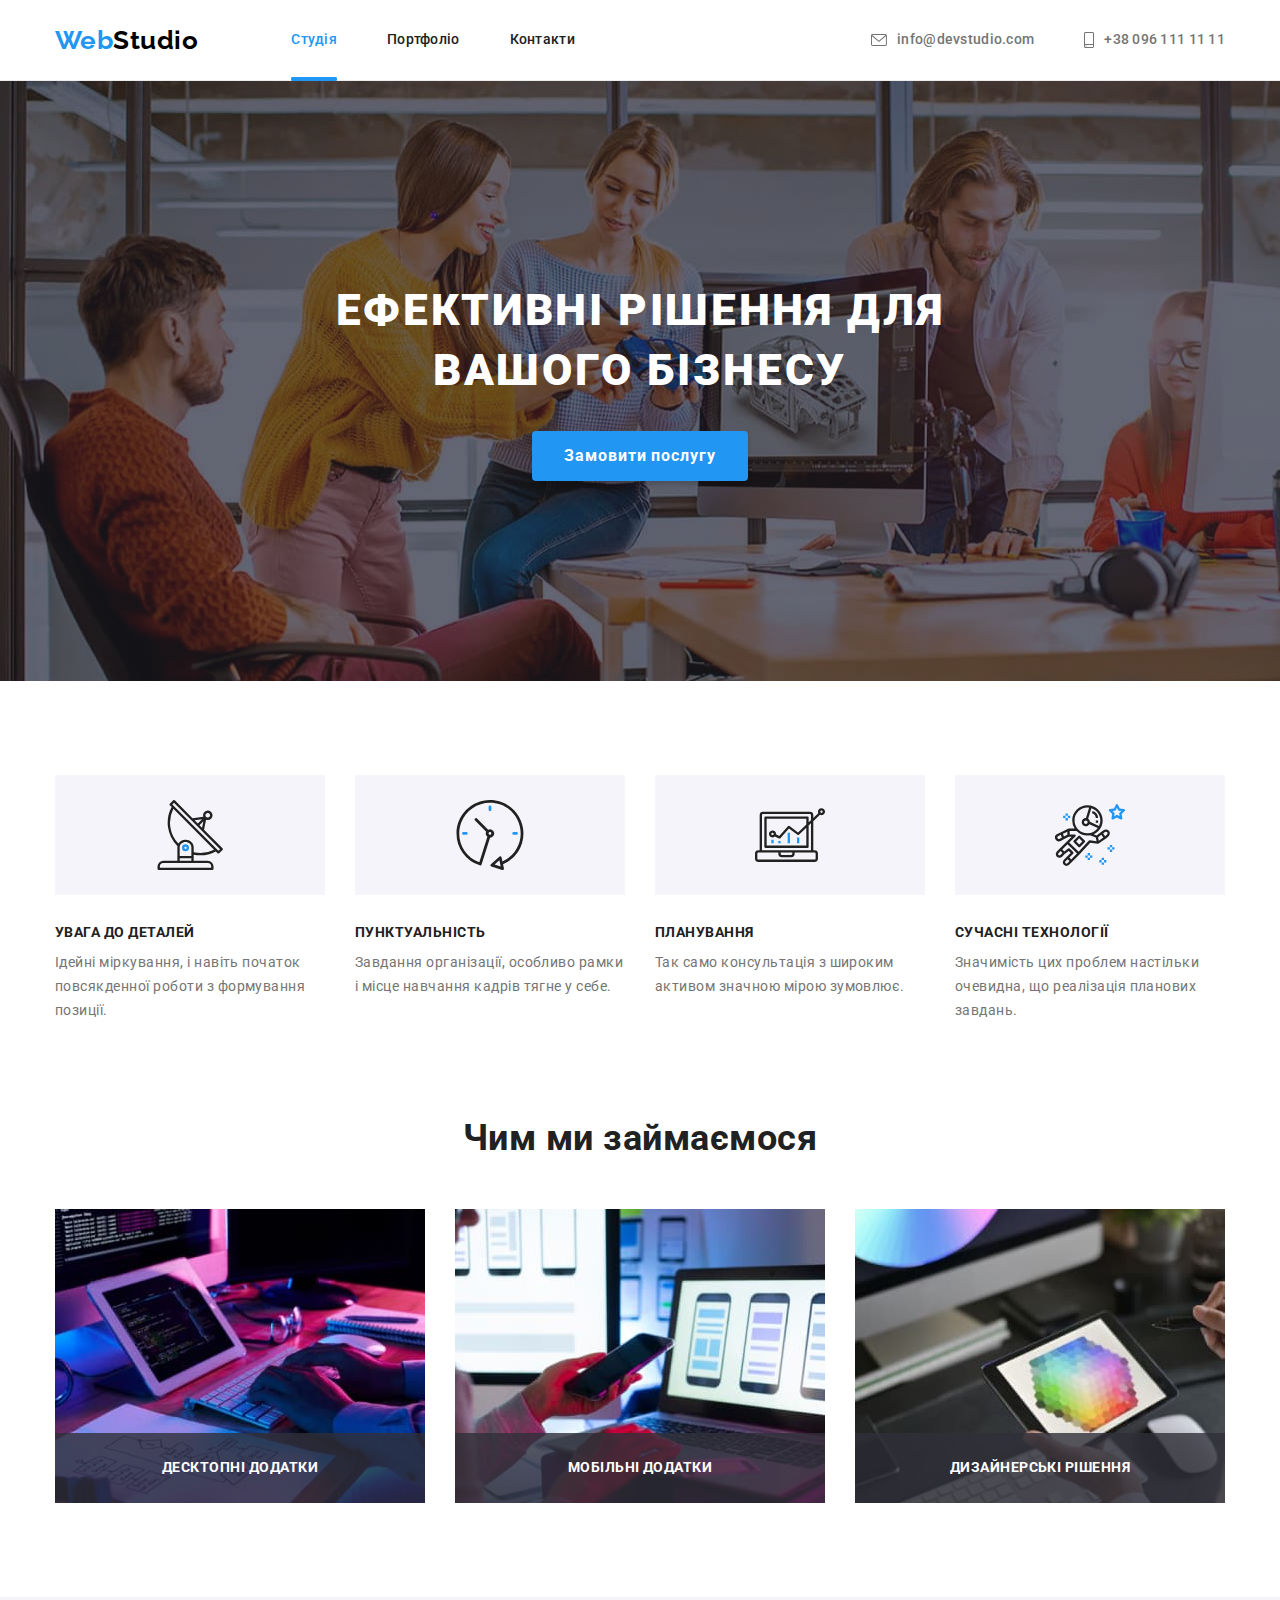
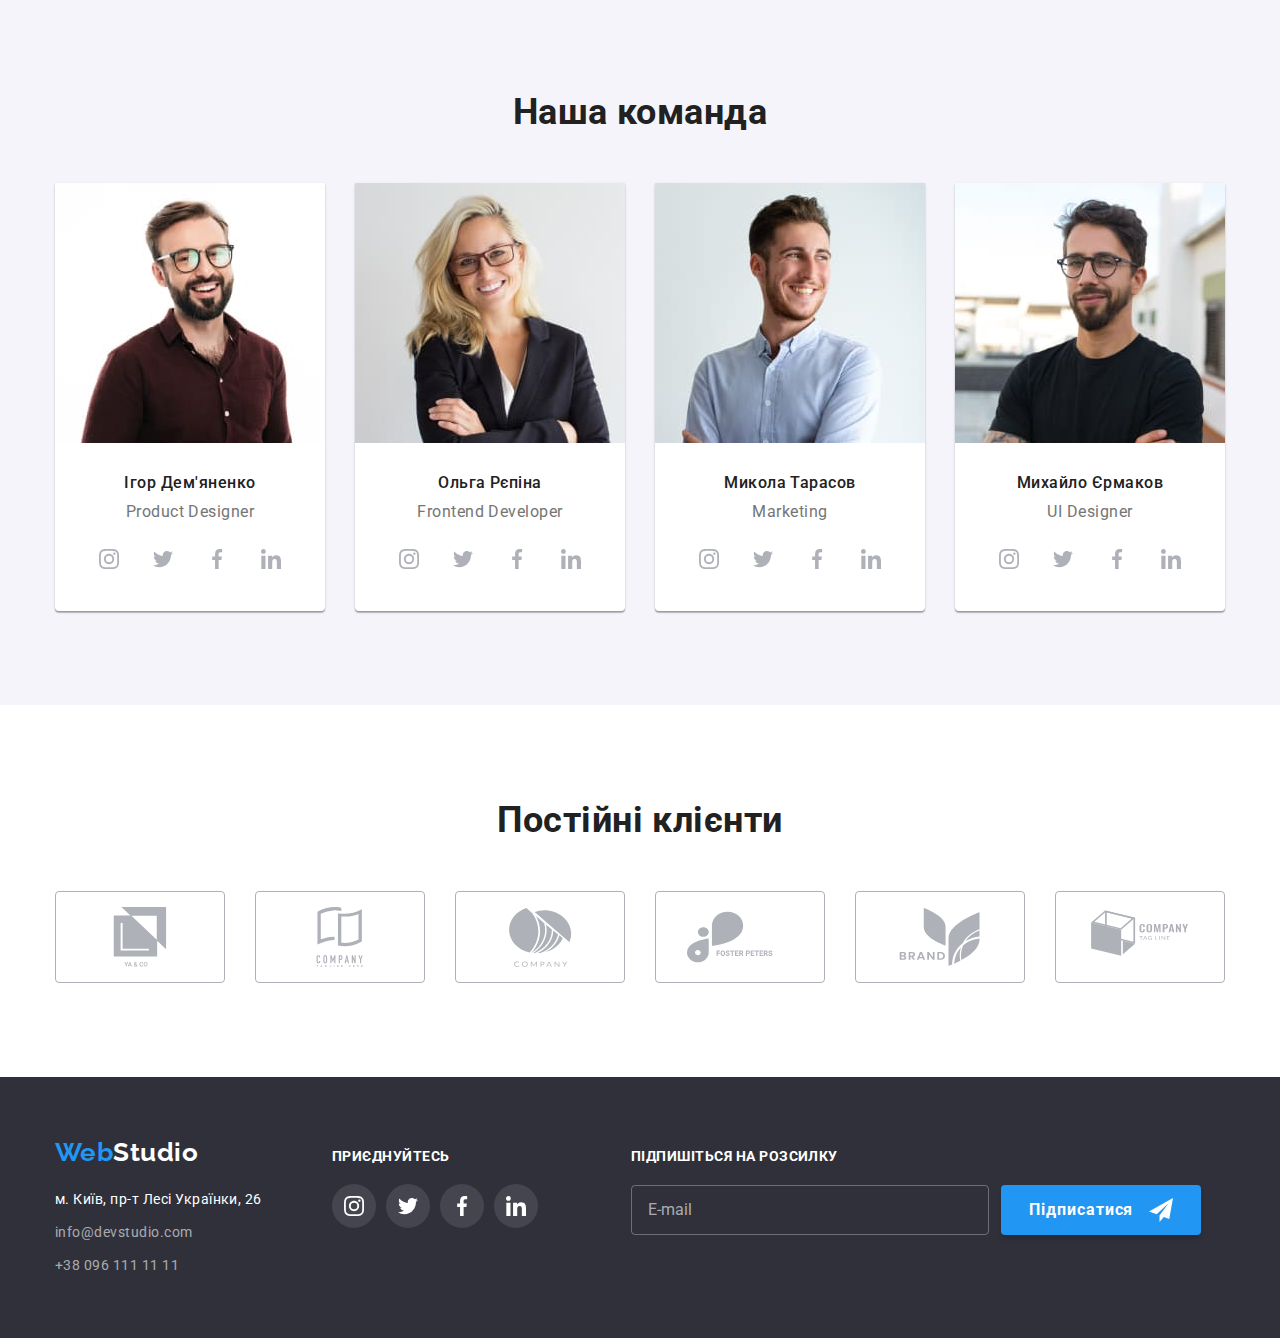
<file: index.html>
<!DOCTYPE html>
<html lang="uk">
<head>
    <meta charset="UTF-8">
    <meta http-equiv="X-UA-Compatible" content="IE=edge">
    <meta name="viewport" content="width=device-width, initial-scale=1.0">
    <title>Web Studio</title>
    <link rel="preconnect" href="https://fonts.googleapis.com">
    <link rel="preconnect" href="https://fonts.gstatic.com" crossorigin>
    <link href="https://fonts.googleapis.com/css2?family=Raleway:wght@700&family=Roboto:wght@400;500;700;900&display=swap"
        rel="stylesheet">
    <link rel="stylesheet" href="https://cdn.jsdelivr.net/npm/modern-normalize@1.1.0/modern-normalize.min.css">
    <link rel="stylesheet" href="./styles.css/styles.css">
</head>
<body>
            <header class="header">
                <div class="container-header container">
                    <nav class="header-nav">
                        <a href="./index.html" class="logo link">Web<span class="accent-logo">Studio</span></a>
                        <ul class="list list-nav">
                            <li class="header-list item current"><a href="./index.html" class="header-link link current">Студія</a></li>
                            <li class="header-list item"><a href="./portfolio.html" class="header-link link">Портфоліо</a></li>
                            <li class="header-list item"><a href="#contacts" class="header-link link">Контакти</a></li>
                        </ul>
                    </nav>
                    <ul class="list list-cont">
                        <li class="header-list item">
                            <a href="mailto:info@devstudio.com"
                                class="header-link tel-mail link">
                                <svg  width="16px" height="12px" class="header-icon">
                                    <use href="./images/sprite.svg#icon-envelope-header"></use>
                                </svg>
                                info@devstudio.com</a>
                            </li>
                        <li class="header-list item">
                            <a href="tel:+380961111111" class="header-link tel-mail link">
                                <svg  width="10px" height="16px" class="header-icon">
                                    <use href="./images/sprite.svg#icon-smartphone-header"></use>
                                </svg>
                                +38 096 111 11 11</a>
                        </li>
                    </ul>
                </div>
            </header>
            <main class="main">
                <section class="hero-section">
                    <div class="hero container">
                        <h1 class="hero-title">Ефективні рішення для вашого бізнесу</h1>
                            <button type="button" class="hero-btn" data-modal-open>Замовити послугу</button>
                    </div>
                </section>
                <section class="sections">
                    <div class="container-our-adv container">
                        <h2 class="visually-hidden">Наші переваги</h2>
                        <ul class="list list-our-adv">
                            <li class="item">
                                <div class="our-adv-cont-icon">
                                    <svg width="70px" height="70px" class="our-adv-icon">
                                        <use href="./images/sprite.svg#icon-group-our-adv-1"></use>
                                    </svg>
                                </div>
                                <h3 class="benefits-subtitle">УВАГА ДО ДЕТАЛЕЙ</h3>
                                <p class="benefits-text">Ідейні міркування, і навіть початок повсякденної роботи з формування
                                    позиції.</p>
                            </li>
                            <li class="item">
                                <div class="our-adv-cont-icon">
                                    <svg width="70px" height="70px" class="our-adv-icon">
                                        <use href="./images/sprite.svg#icon-clock-our-adv-2"></use>
                                    </svg>
                                </div>
                                <h3 class="benefits-subtitle">ПУНКТУАЛЬНІСТЬ</h3>
                                <p class="benefits-text">Завдання організації, особливо рамки і місце навчання кадрів тягне у себе.
                                </p>
                            </li>
                            <li class="item">
                                <div class="our-adv-cont-icon">
                                    <svg width="70px" height="70px" class="our-adv-icon">
                                        <use href="./images/sprite.svg#icon-diagram-our-adv-3"></use>
                                    </svg>
                                </div>
                                <h3 class="benefits-subtitle">ПЛАНУВАННЯ</h3>
                                <p class="benefits-text">Так само консультація з широким активом значною мірою зумовлює.</p>
                            </li>
                            <li class="item">
                                <div class="our-adv-cont-icon">
                                    <svg width="70px" height="70px" class="our-adv-icon">
                                        <use href="./images/sprite.svg#icon-astronaut-our-adv-4"></use>
                                    </svg>
                                </div>
                                <h3 class="benefits-subtitle">СУЧАСНІ ТЕХНОЛОГІЇ</h3>
                                <p class="benefits-text">Значимість цих проблем настільки очевидна, що реалізація планових завдань.
                                </p>
                            </li>
                        </ul>
                    </div>
            
                </section>
                <section class="sections">
                    <div class="container-our-work container">
                        <h2 class="sections-title">Чим ми займаємося</h2>
                        <ul class="list list-our-work">
                            <li class="item">
                                <img src="./images/img1.jpg" alt="Процесс кодування сайту" width="370">
                                <div class="box-our-work-subtitle"><h3 class="our-work-subtitle">Десктопні додатки</h3></div>
                            </li>
                            <li class="item">
                                <img src="./images/img2.jpg" alt="Налаштування адаптивного вебдизайну" width="370">
                                <div class="box-our-work-subtitle"><h3 class="our-work-subtitle">Мобільні додатки</h3></div>
                            </li>
                            <li class="item">
                                <img src="./images/img3.jpg" alt="Вибір найкращої кольорової гами" width="370">
                                <div class="box-our-work-subtitle"><h3 class="our-work-subtitle">Дизайнерські рішення</h3></div>
                            </li>
                        </ul>
                    </div>
                </section>
                <section class="sections sections-our-pro">
                    <div class="container-our-pro container">
                        <h2 class="sections-title">Наша команда</h2>
                        <ul class="list list-our-pro">
                            <li class="item">
                                <img src="./images/photo1.jpg" alt="Продуктовий дизайнер" width="270">
                                <h3 class="our-pro-subtitle">Ігор Дем'яненко</h3>
                                <p class="our-pro-text">Product Designer</p>
                                <ul class="social-list list">
                                    <li class="item">
                                        <a href="" class="social-link">
                                            <svg aria-label="посилання на інстаграм" width="20px" height="20px" class="social-icon">
                                                <use href="./images/sprite.svg#icon-instagram1"></use>
                                            </svg>
                                        </a>
                                    </li>
                                    <li class="item">
                                        <a href="" class="social-link">
                                            <svg aria-label="посилання на твіттер" width="20px" height="20px" class="social-icon">
                                                <use href="./images/sprite.svg#icon-twitter2"></use>
                                            </svg>
                                        </a>
                                    </li>
                                    <li class="item">
                                        <a href="" class="social-link">
                                            <svg aria-label="посилання на фейсбук" width="20px" height="20px" class="social-icon">
                                                <use href="./images/sprite.svg#icon-facebook3"></use>
                                            </svg>
                                        </a>
                                    </li>
                                    <li class="item">
                                        <a href="" class="social-link">
                                            <svg aria-label="посилання на лінкедін" width="20px" height="20px" class="social-icon">
                                                <use href="./images/sprite.svg#icon-linkedin4"></use>
                                            </svg>
                                        </a>
                                    </li>
                                </ul>
                            </li>
                            <li class="item">
                                <img src="./images/photo2.jpg" alt="Фронтенд розробник" width="270">
                                <h3 class="our-pro-subtitle">Ольга Рєпіна</h3>
                                <p class="our-pro-text">Frontend Developer</p>
                                <ul class="social-list list">
                                    <li class="item">
                                        <a href="" class="social-link">
                                            <svg aria-label="посилання на інстаграм" width="20px" height="20px" class="social-icon">
                                                <use href="./images/sprite.svg#icon-instagram1"></use>
                                            </svg>
                                        </a>
                                    </li>
                                    <li class="item">
                                        <a href="" class="social-link">
                                            <svg aria-label="посилання на твіттер" width="20px" height="20px" class="social-icon">
                                                <use href="./images/sprite.svg#icon-twitter2"></use>
                                            </svg>
                                        </a>
                                    </li>
                                    <li class="item">
                                        <a href="" class="social-link">
                                            <svg aria-label="посилання на фейсбук" width="20px" height="20px" class="social-icon">
                                                <use href="./images/sprite.svg#icon-facebook3"></use>
                                            </svg>
                                        </a>
                                    </li>
                                    <li class="item">
                                        <a href="" class="social-link">
                                            <svg aria-label="посилання на лінкедін" width="20px" height="20px" class="social-icon">
                                                <use href="./images/sprite.svg#icon-linkedin4"></use>
                                            </svg>
                                        </a>
                                    </li>
                                </ul>
                            </li>
                            <li class="item">
                                <img src="./images/photo3.jpg" alt="Маркетолог" width="270">
                                <h3 class="our-pro-subtitle">Микола Тарасов</h3>
                                <p class="our-pro-text">Marketing</p>
                                <ul class="social-list list">
                                    <li class="item">
                                        <a href="" class="social-link">
                                            <svg aria-label="посилання на інстаграм" width="20px" height="20px" class="social-icon">
                                                <use href="./images/sprite.svg#icon-instagram1"></use>
                                            </svg>
                                        </a>
                                    </li>
                                    <li class="item">
                                        <a href="" class="social-link">
                                            <svg aria-label="посилання на твіттер" width="20px" height="20px" class="social-icon">
                                                <use href="./images/sprite.svg#icon-twitter2"></use>
                                            </svg>
                                        </a>
                                    </li>
                                    <li class="item">
                                        <a href="" class="social-link">
                                            <svg aria-label="посилання на фейсбук" width="20px" height="20px" class="social-icon">
                                                <use href="./images/sprite.svg#icon-facebook3"></use>
                                            </svg>
                                        </a>
                                    </li>
                                    <li class="item">
                                        <a href="" class="social-link">
                                            <svg aria-label="посилання на лінкедін" width="20px" height="20px" class="social-icon">
                                                <use href="./images/sprite.svg#icon-linkedin4"></use>
                                            </svg>
                                        </a>
                                    </li>
                                </ul>
                            </li>
                            <li class="item">
                                <img src="./images/photo4.jpg" alt="Дизайнер користувацьких інтерфейсів" width="270">
                                <h3 class="our-pro-subtitle">Михайло Єрмаков</h3>
                                <p class="our-pro-text">UI Designer</p>
                                <ul class="social-list list">
                                    <li class="item">
                                        <a href="" class="social-link">
                                            <svg aria-label="посилання на інстаграм" width="20px" height="20px" class="social-icon">
                                                <use href="./images/sprite.svg#icon-instagram1"></use>
                                            </svg>
                                        </a>
                                    </li>
                                    <li class="item">
                                        <a href="" class="social-link">
                                            <svg aria-label="посилання на твіттер" width="20px" height="20px" class="social-icon">
                                                <use href="./images/sprite.svg#icon-twitter2"></use>
                                            </svg>
                                        </a>
                                    </li>
                                    <li class="item">
                                        <a href="" class="social-link">
                                            <svg aria-label="посилання на фейсбук" width="20px" height="20px" class="social-icon">
                                                <use href="./images/sprite.svg#icon-facebook3"></use>
                                            </svg>
                                        </a>
                                    </li>
                                    <li class="item">
                                        <a href="" class="social-link">
                                            <svg aria-label="посилання на лінкедін" width="20px" height="20px" class="social-icon">
                                                <use href="./images/sprite.svg#icon-linkedin4"></use>
                                            </svg>
                                        </a>
                                    </li>
                                </ul>
                            </li>
                        </ul>
                    </div>
                </section>
                <section class="sections">
                    <div class="container">
                        <h2 class="sections-title">Постійні клієнти</h2>
                        <ul class="list list-our-clients">
                            <li class="item">
                                <a href="" class="link-our-clients">
                                    <svg width="106px" height="60" class="icon-our-clients">
                                        <use href="./images/sprite.svg#icon-group1"></use>
                                    </svg>
                                </a>
                            </li>
                            <li class="item">
                                <a href="" class="link-our-clients">
                                    <svg width="106px" height="60" class="icon-our-clients">
                                        <use href="./images/sprite.svg#icon-group2"></use>
                                    </svg>
                                </a>
                            </li>
                            <li class="item">
                                <a href="" class="link-our-clients">
                                    <svg width="106px" height="60" class="icon-our-clients">
                                        <use href="./images/sprite.svg#icon-group3"></use>
                                    </svg>
                                </a>
                            </li>
                            <li class="item">
                                <a href="" class="link-our-clients">
                                    <svg width="106px" height="60" class="icon-our-clients">
                                        <use href="./images/sprite.svg#icon-group4"></use>
                                    </svg>
                                </a>
                            </li>
                            <li class="item">
                                <a href="" class="link-our-clients">
                                    <svg width="106px" height="60" class="icon-our-clients">
                                        <use href="./images/sprite.svg#icon-group5"></use>
                                    </svg>
                                </a>
                            </li>
                            <li class="item">
                                <a href="" class="link-our-clients">
                                    <svg width="106px" height="60" class="icon-our-clients">
                                        <use href="./images/sprite.svg#icon-group6"></use>
                                    </svg>
                                </a>
                            </li>
                        </ul>
                    </div>
                </section>
            </main>
            <footer class="footer">
                <div class="container">
                    <div class="container-contacts-footer">
                        <a href="./index.html" class="logo link logo-footer">Web<span class="accent-foot-logo">Studio</span></a>
                        <address id="contacts" class="footer-contacts">
                            <ul class="list footer-list-cont">
                                <li class="item"><a href="https://goo.gl/maps/GpJQq3jYcVcDp4Hb8" class="footer-link-addr link">м. Київ, пр-т
                                        Лесі
                                        Українки, 26</a></li>
                                <li class="item"><a href="mailto:info@devstudio.com" class="footer-link link">info@devstudio.com</a></li>
                                <li class="item"><a href="tel:+380961111111" class="footer-link link">+38 096 111 11 11</a></li>
                            </ul>
                        </address>
                    </div>
                    <div class="container-social-list-footer">
                        <p class="footer-subtitle">приєднуйтесь</p>
                        <ul class="list-footer-icon list">
                            <li class="item">
                                <a class="footer-social-link" href="">
                                    <svg width="20px" height="20px" class="footer-icon">
                                        <use href="./images/sprite.svg#icon-instagram1"></use>
                                    </svg>
                                </a>
                            </li>
                            <li class="item">
                                <a class="footer-social-link" href="">
                                    <svg width="20px" height="20px" class="footer-icon">
                                        <use href="./images/sprite.svg#icon-twitter2"></use>
                                    </svg>
                                </a>
                            </li>
                            <li class="item">
                                <a class="footer-social-link" href="">
                                    <svg width="20px" height="20px" class="footer-icon">
                                        <use href="./images/sprite.svg#icon-facebook3"></use>
                                    </svg>
                                </a>
                            </li>
                            <li class="item">
                                <a class="footer-social-link" href="">
                                    <svg width="20px" height="20px" class="footer-icon">
                                        <use href="./images/sprite.svg#icon-linkedin4"></use>
                                    </svg>
                                </a>
                            </li>
                        </ul>
                    </div>
                    <form name="footer-form">
                        <p class="footer-title-form">Підпишіться на розсилку</p>
                        <div class="footer-form-email">
                            <input class="footer-input-form" type="email" name="email" placeholder="E-mail" required>
                            <button class="footer-btn-submit" type="submit">Підписатися
                                <svg class="footer-form-icon" width="24px" height="24px">
                                    <use href="./images/sprite.svg#icon-footer-airplane"></use>
                                </svg>
                            </button>
                        </div>
                    </form>
                </div>      
            </footer>
            <div class="backdrop is-hidden" data-modal>
                <div class="modal">
                    <button class="btn-close-modal" type="button" data-modal-close>
                        <svg class="btn-close-icon" width="18px" height="18px">
                            <use href="./images/sprite.svg#icon-close-modal"></use>
                        </svg>
                    </button>
                    <form name="modal-form">
                        <p class="title-form">Залиште свої дані, ми вам передзвонимо</p>
                        <label class="label-name label">
                            <span class="text-form">Ім'я</span>
                            <span class="form-input-icon">
                                <input class="input-form" type="text" name="username" placeholder=" " pattern="[a-zA-Zа-яА-ЯІіЇї`]+" required>
                            <svg class="form-icon" width="18px" height="18px">
                                <use href="./images/sprite.svg#icon-modal-contact"></use>
                            </svg>
                            </span>
                        </label>
                        <label class="label-tel label">
                            <span class="text-form">Телефон</span> 
                            <span class="form-input-icon">
                                <input class="input-form" type="tel" name="tel" placeholder=" " pattern="[0-9]{12}" title="38xxxxxxxxxx" required>
                                <svg class="form-icon" width="18px" height="18px">
                                    <use href="./images/sprite.svg#icon-modal-phone"></use>
                                </svg>
                            </span>
                        </label>
                        <label class="label-email label">
                            <span class="text-form">Пошта</span>
                            <span class="form-input-icon">
                            <input class="input-form" type="email" name="email" placeholder=" " required>
                                <svg class="form-icon" width="18px" height="18px">
                                    <use href="./images/sprite.svg#icon-modal-email"></use>
                                </svg>
                            </span>
                        </label>
                        <label class="label-coment label">
                            <span class="text-form">Коментар</span>
                            <textarea class="input-coment" name="coment" placeholder="Введіть текст"></textarea>
                        </label>
                        <label class="label-agree">
                            <input class="check-agree" type="checkbox" name="agree" required>
                            <svg class="form-check-icon"  width="16px" height="15px">
                                <use class="form-chek-use" href="./images/sprite.svg#icon-modal-check"></use>
                            </svg>
                            <span class="text-agree">Погоджуюся з розсилкою та приймаю&nbsp;</span><a href="#" class="agree-link">Умови договору</a>
                        </label>
                        <button class="btn-submit-modal" type="submit">Відправити</button>
                    </form>
                </div>
            </div>
            <script src="./js/modal.js"></script>
</body>
</html>
</file>
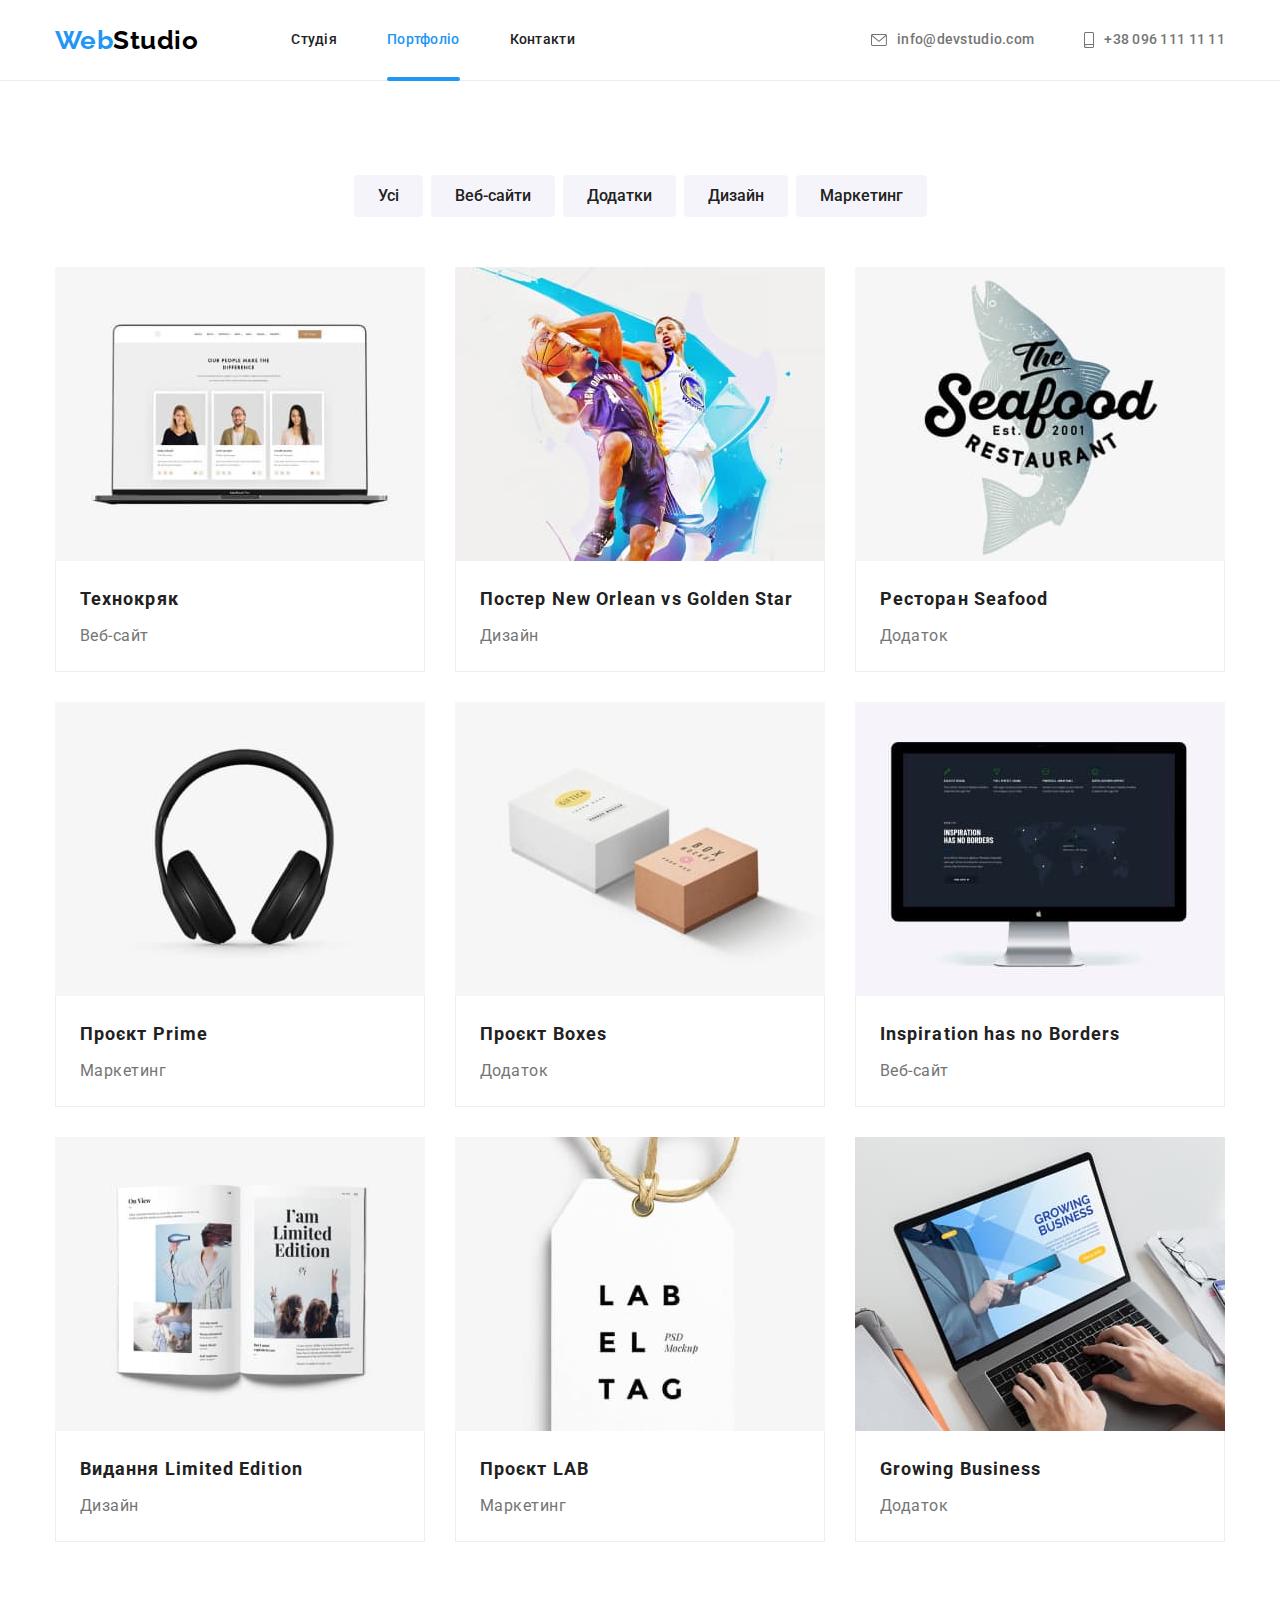
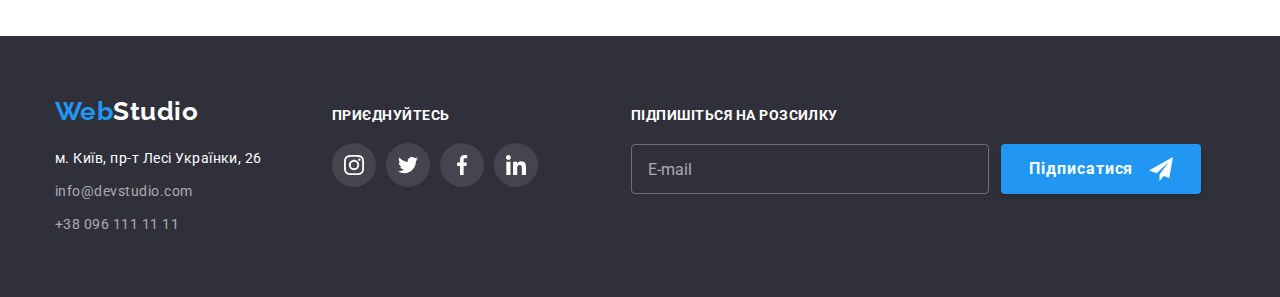
<file: portfolio.html>
<!DOCTYPE html>
<html lang="uk">
  <head>
    <meta charset="UTF-8" />
    <meta http-equiv="X-UA-Compatible" content="IE=edge" />
    <meta name="viewport" content="width=device-width, initial-scale=1.0" />
    <title>Портфоліо</title>
    <link rel="preconnect" href="https://fonts.googleapis.com" />
    <link rel="preconnect" href="https://fonts.gstatic.com" crossorigin />
    <link
      href="https://fonts.googleapis.com/css2?family=Raleway:wght@700&family=Roboto:wght@400;500;700;900&display=swap"
      rel="stylesheet"/>
    <link rel="stylesheet" href="https://cdn.jsdelivr.net/npm/modern-normalize@1.1.0/modern-normalize.min.css">
    <link rel="stylesheet" href="./styles.css/styles.css" />
  </head>
  <body>
          <header class="header">
            <div class="container-header container">
              <nav class="header-nav">
                <a href="./index.html" class="logo link">Web<span class="accent-logo">Studio</span></a>
                <ul class="list list-nav">
                  <li class="header-list item"><a href="./index.html" class="header-link link">Студія</a></li>
                  <li class="header-list item"><a href="./portfolio.html" class="header-link link current">Портфоліо</a></li>
                  <li class="header-list item"><a href="#contacts" class="header-link link">Контакти</a></li>
                </ul>
              </nav>
              <ul class="list list-cont">
                <li class="header-list item">
                  <a href="mailto:info@devstudio.com" class="header-link tel-mail link">
                    <svg width="16px" height="12px" class="header-icon">
                      <use href="./images/sprite.svg#icon-envelope-header"></use>
                    </svg>
                    info@devstudio.com</a>
                </li>
                <li class="header-list item">
                  <a href="tel:+380961111111" class="header-link tel-mail link">
                    <svg width="10px" height="16px" class="header-icon">
                      <use href="./images/sprite.svg#icon-smartphone-header"></use>
                    </svg>
                    +38 096 111 11
                    11</a>
                </li>
              </ul>
            </div>
          </header>
          <main>
            <section class="sections">
              <div class="container-work-examples container">
                <h1 class="visually-hidden">Приклади робіт</h1>
                <ul class="list list-portfolio-filter">
                  <li class="item"><button type="button" class="portfolio-btn">Усі</button></li>
                  <li class="item"><button type="button" class="portfolio-btn">Веб-сайти</button></li>
                  <li class="item"><button type="button" class="portfolio-btn">Додатки</button></li>
                  <li class="item"><button type="button" class="portfolio-btn">Дизайн</button></li>
                  <li class="item"><button type="button" class="portfolio-btn">Маркетинг</button></li>
                </ul>
                <ul class="list list-portf-examples">
                  <li class="item">
                    <a href="#" class="portf-link link">
                      <div class="box-overlay-portf">
                        <img src="./images/portfolio1.jpg" alt="Фото трьох людин" width="370" height="294" />
                        <p class="text-overlay">Ресурс пропонує комплексні пропозиції з різним рівнем функціоналу та сервісів. Все це дозволить відвідувачу отримати вичерпні відомості про компанію чи приватну особу.</p>
                      </div>
                      <div class="card-text">
                        <h2 class="portf-sutitle">Технокряк</h2>
                        <p class="portf-text">Веб-сайт</p>
                      </div>
                    </a>
                  </li>
                  <li class="item">
                    <a href="#" class="portf-link link">
                      <div class="box-overlay-portf">
                      <img src="./images/portfolio2.jpg" alt="Два чоловіка грають в баскетбол"
                        width="370" height="294" />
                        <p class="text-overlay">Ресурс пропонує комплексні пропозиції з різним рівнем функціоналу та сервісів. Все це дозволить відвідувачу отримати вичерпні відомості про компанію чи приватну особу.</p>
                      </div>
                      <div class="card-text">
                        <h2 class="portf-sutitle">Постер New Orlean vs Golden Star</h2>
                      <p class="portf-text">Дизайн</p>
                    </div>
                    </a>
                  </li>
                  <li class="item">
                    <a href="#" class="portf-link link">
                      <div class="box-overlay-portf">
                        <img src="./images/portfolio3.jpg" alt="Логотип ресторану з рибою" width="370"
                        height="294" />
                        <p class="text-overlay">Ресурс пропонує комплексні пропозиції з різним рівнем функціоналу та сервісів. Все це дозволить відвідувачу отримати вичерпні відомості про компанію чи приватну особу.</p>
                      </div>
                        <div class="card-text">
                          <h2 class="portf-sutitle">Ресторан Seafood</h2>
                          <p class="portf-text">Додаток</p>
                        </div>
                    </a>
                  </li>
                  <li class="item">
                    <a href="#" class="portf-link link">
                      <div class="box-overlay-portf">
                        <img src="./images/portfolio4.jpg" alt="Навушники" width="370" height="294" />
                        <p class="text-overlay">Ресурс пропонує комплексні пропозиції з різним рівнем функціоналу та сервісів. Все це дозволить відвідувачу отримати вичерпні відомості про компанію чи приватну особу.</p>
                      </div>
                      <div class="card-text">
                        <h2 class="portf-sutitle">Проєкт Prime</h2>
                        <p class="portf-text">Маркетинг</p>
                      </div>
                    </a>
                  </li>
                  <li class="item">
                    <a href="#" class="portf-link link">
                      <div class="box-overlay-portf">
                        <img src="./images/portfolio5.jpg" alt="Ланч бокси" width="370" height="294"/>
                        <p class="text-overlay">Ресурс пропонує комплексні пропозиції з різним рівнем функціоналу та сервісів. Все це дозволить відвідувачу отримати вичерпні відомості про компанію чи приватну особу.</p>
                      </div>
                      <div class="card-text">
                        <h2 class="portf-sutitle">Проєкт Boxes</h2>
                        <p class="portf-text">Додаток</p>
                      </div>
                    </a>
                  </li>
                  <li class="item">
                    <a href="#" class="portf-link link">
                      <div class="box-overlay-portf">
                        <img src="./images/portfolio6.jpg" alt="Монітор" width="370" height="294"/>
                        <p class="text-overlay">Ресурс пропонує комплексні пропозиції з різним рівнем функціоналу та сервісів. Все це дозволить відвідувачу отримати вичерпні відомості про компанію чи приватну особу.</p>
                      </div>
                      <div class="card-text">
                        <h2 class="portf-sutitle">Inspiration has no Borders</h2>
                        <p class="portf-text">Веб-сайт</p>
                      </div>
                    </a>
                  </li>
                  <li class="item">
                    <a href="#" class="portf-link link">
                      <div class="box-overlay-portf">
                        <img src="./images/portfolio7.jpg" alt="Відкритий журнал" width="370"
                          height="294"/>
                          <p class="text-overlay">Ресурс пропонує комплексні пропозиції з різним рівнем функціоналу та сервісів. Все це дозволить відвідувачу отримати вичерпні відомості про компанію чи приватну особу.</p>
                      </div>
                          <div class="card-text">
                        <h2 class="portf-sutitle">Видання Limited Edition</h2>
                        <p class="portf-text">Дизайн</p>
                      </div>
                    </a>
                  </li>
                  <li class="item">
                    <a href="#" class="portf-link link">
                      <div class="box-overlay-portf">
                        <img src="./images/portfolio8.jpg" alt="Бирка" width="370" height="294"/>
                        <p class="text-overlay">Ресурс пропонує комплексні пропозиції з різним рівнем функціоналу та сервісів. Все це дозволить відвідувачу отримати вичерпні відомості про компанію чи приватну особу.</p>
                      </div>
                      <div class="card-text">
                        <h2 class="portf-sutitle">Проєкт LAB</h2>
                        <p class="portf-text">Маркетинг</p>
                      </div>
                    </a>
                  </li>
                  <li class="item">
                    <a href="#" class="portf-link link">
                      <div class="box-overlay-portf">
                        <img src="./images/portfolio9.jpg" alt="Ноутбук" width="370" height="294" />
                        <p class="text-overlay">Ресурс пропонує комплексні пропозиції з різним рівнем функціоналу та сервісів. Все це дозволить відвідувачу отримати вичерпні відомості про компанію чи приватну особу.</p>
                      </div>
                      <div class="card-text">
                        <h2 class="portf-sutitle">Growing Business</h2>
                        <p class="portf-text">Додаток</p>
                      </div>
                    </a>
                  </li>
                </ul>
              </div>
            </section>
          </main>
          <footer class="footer">
            <div class="container">
                <div class="container-contacts-footer">
                    <a href="./index.html" class="logo link logo-footer">Web<span class="accent-foot-logo">Studio</span></a>
                    <address id="contacts" class="footer-contacts">
                        <ul class="list footer-list-cont">
                            <li class="item"><a href="https://goo.gl/maps/GpJQq3jYcVcDp4Hb8" class="footer-link-addr link">м. Київ, пр-т
                                    Лесі
                                    Українки, 26</a></li>
                            <li class="item"><a href="mailto:info@devstudio.com" class="footer-link link">info@devstudio.com</a></li>
                            <li class="item"><a href="tel:+380961111111" class="footer-link link">+38 096 111 11 11</a></li>
                        </ul>
                    </address>
                </div>
                <div class="container-social-list-footer">
                    <p class="footer-subtitle">приєднуйтесь</p>
                    <ul class="list-footer-icon list">
                        <li class="item">
                            <a class="footer-social-link" href="">
                                <svg width="20px" height="20px" class="footer-icon">
                                    <use href="./images/sprite.svg#icon-instagram1"></use>
                                </svg>
                            </a>
                        </li>
                        <li class="item">
                            <a class="footer-social-link" href="">
                                <svg width="20px" height="20px" class="footer-icon">
                                    <use href="./images/sprite.svg#icon-twitter2"></use>
                                </svg>
                            </a>
                        </li>
                        <li class="item">
                            <a class="footer-social-link" href="">
                                <svg width="20px" height="20px" class="footer-icon">
                                    <use href="./images/sprite.svg#icon-facebook3"></use>
                                </svg>
                            </a>
                        </li>
                        <li class="item">
                            <a class="footer-social-link" href="">
                                <svg width="20px" height="20px" class="footer-icon">
                                    <use href="./images/sprite.svg#icon-linkedin4"></use>
                                </svg>
                            </a>
                        </li>
                    </ul>
                </div>
                <form name="footer-form">
                    <p class="footer-title-form">Підпишіться на розсилку</p>
                    <div class="footer-form-email">
                        <input class="footer-input-form" type="email" name="email" placeholder="E-mail" required>
                        <button class="footer-btn-submit" type="submit">Підписатися
                            <svg class="footer-form-icon" width="24px" height="24px">
                                <use href="./images/sprite.svg#icon-footer-airplane"></use>
                            </svg>
                        </button>
                    </div>
                </form>
            </div>      
        </footer>
  </body>
</html>
</file>
<file: styles.css/styles.css>
:root {
    --color-title: #212121;
    --color-accent: #2196F3;
    --color-text: #757575;
    --color-light: #FFFFFF;
    --color-back-hero: #C4C4C4;
    --color-back-secondary: #2F303A;
    --color-back-btn: #F5F4FA;
    --color-logo: #000000;
    --color-footer-link: rgba(255, 255, 255, 0.6);
    --color-active-btn: #188CE8;
    --color-border: #ECECEC;
    --color-shadow-card: rgba(0, 0, 0, 0.15);
    --color-border-card: #EEEEEE;
    --color-social-icon: #AFB1B8;
    --color-back-social-icon: rgba(255, 255, 255, 0.1);
    --color-overlay: rgba(33, 150, 243, 0.9);
    --trans-dur-and-func: 250ms cubic-bezier(0.4, 0, 0.2, 1);
    --color-back-modal: rgba(0, 0, 0, 0.2);
    --color-border-modal: rgba(33, 33, 33, 0.2);
    --color-placeholder: rgba(117, 117, 117, 0.5);
    --color-border-form-footer: rgba(255, 255, 255, 0.3);
}

body {
    max-width: 1600px;
    margin-right: auto;
    margin-left: auto;

    font-family: 'Roboto', sans-serif;
    letter-spacing: 0.03em;

    background-color: var(--color-light);
}

h1, h2, h3, h4, p{
    margin-top: 0;
    margin-bottom: 0;
}

ul, ol {
    margin-top: 0;
    margin-bottom: 0;
    padding-left: 0;
}

button {
    cursor: pointer;
}

img {
    display: block;
    max-width: 100%;
    height: auto;
}

.list {
    list-style: none;
}

.link {
    text-decoration: none;
}

.container {
    width: 1200px;
    padding-right: 15px;
    padding-left: 15px;
    margin-left: auto;
    margin-right: auto;
}

/* Студія header */

.header {
    border-bottom: 1px solid var(--color-border);
}
.container-header {
    display: flex;
    align-items: center;
}

.header-nav {
    display: flex;
    align-items: center;
}

.logo {
    font-family: 'Raleway', sans-serif;
    font-weight: 700;
    font-size: 26px;
    line-height: 1.19;
    color: var(--color-accent);
}

.accent-logo {
    color: var(--color-logo);
}

.header-link {
    display: block;
    padding-top: 32px;
    padding-bottom: 32px;

    font-weight: 500;
    font-size: 14px;
    line-height: 1.14;
    letter-spacing: 0.02em;
    color: var(--color-title);
}

.header-nav .current {
    color: var(--color-accent);
}

.current {
    position: relative;
    display: block;
}

.current::after {
    content: '';

    position: absolute;
    left: 0;
    bottom: -1px;

    display: block;
    width: 100%;
    height: 4px;
    border-radius: 2px;
    background-color: var(--color-accent);
}

.list-nav {
    display: flex;
    margin-left: 93px;
}

.list-nav .item:not(:last-child) {
    margin-right: 50px;
}

.link {
    transition: color var(--trans-dur-and-func);
}

.link:hover,
.link:focus {
    color: var(--color-accent);
}

.list-cont {
    display: flex;
    margin-left: auto;
}

.list-cont .item + .item {
    margin-left: 50px;
}


.tel-mail {
    display: flex;
    align-items: center;
    color: var(--color-text);
}

.header-icon {
    margin-right: 10px;

    fill: currentColor;
}

/* Студія hero */

.hero-section {
    padding-top: 200px;
    padding-bottom: 200px;
    text-align: center;

    background-color: var(--color-back-hero);
    background-image: linear-gradient(rgba(47, 48, 58, 0.4), 
    rgba(47, 48, 58, 0.4)), 
    url("../images/img-hero.jpg");
    background-size: cover;
    max-width : 1600px;
}

.hero-title {
    width: 696px;
    margin: 0 auto 30px;

    font-weight: 900;
    font-size: 44px;
    line-height: 1.36;
    letter-spacing: 0.06em;
    text-transform: uppercase;
    
    color: var(--color-light);
}


.hero-btn {
    padding: 10px 32px;
    font-family: inherit;
    font-weight: 700;
    font-size: 16px;
    line-height: 1.88;
    letter-spacing: 0.06em;

    color: var(--color-light);
    background-color: var(--color-accent);
    border: none;
    box-shadow: 0px 4px 4px var(--color-shadow-card);
    border-radius: 4px;


    transition: background-color var(--trans-dur-and-func);
}

.hero-btn:hover,
.hero-btn:focus {
    background: var(--color-active-btn);
    border: none;
}


/* Студія Наші переваги */

.sections {
    padding-top: 94px;
    padding-bottom: 94px;
}

.main .sections:nth-child(3) {
    padding-top: 0;
}

.list-our-adv .item {
    width: 270px;
}

.list-our-adv {
    display: flex;
}

.list-our-adv .item:not(:last-child) {
    margin-right: 30px;
}

.our-adv-cont-icon {
    width: 270px;
    height: 120px;
    display: flex;
    align-items: center;
    justify-content: center;
    margin-bottom: 30px;

    background-color: var(--color-back-btn);
}

.benefits-subtitle {
    margin-bottom: 10px;

    font-weight: 700;
    font-size: 14px;
    line-height: 1.14;
    text-transform: uppercase;

    color: var(--color-title);
}

.benefits-text {
    font-weight: 400;
    font-size: 14px;
    line-height: 1.71;
    color: var(--color-text);
}

.sections-title {
font-weight: 700;
margin-bottom: 50px;

font-size: 36px;
line-height: 1.17;
text-align: center;
color: var(--color-title);
}

/* Студія Чим ми займаємося */

.list-our-work {
    display: flex;
    justify-content: space-between;
}

.list-our-work > .item {
    position: relative;
}

.box-our-work-subtitle {
    position: absolute;
    display: flex;
    justify-content: center;
    align-items: center;
    bottom: 0;
    left: 0;

    width: 100%;
    height: 70px;

    background: rgba(47, 48, 58, 0.8);
}

.our-work-subtitle {
    font-size: 14px;
    font-weight: 700;
    line-height: 1.14;
    color: var(--color-light);
    text-transform: uppercase;
}

/* Студія Наша команда */

.sections-our-pro {
    background-color: var(--color-back-btn);
}

.list-our-pro {
    display: flex;
    flex-wrap: wrap;
    gap: 30px;
}

.list-our-pro > .item {
    width: 270px;
    
    background-color: var(--color-light);
    box-shadow: 0px 1px 3px rgba(0, 0, 0, 0.12),
     0px 1px 1px rgba(0, 0, 0, 0.14),
      0px 2px 1px rgba(0, 0, 0, 0.2);
    border-radius: 0px 0px 4px 4px;
}


.our-pro-subtitle {
    padding-top: 30px;
    margin-bottom: 10px;
    text-align: center;

    font-weight: 500;
    font-size: 16px;
    line-height: 1.19;

    color: var(--color-title);
}

.our-pro-text {
    margin-bottom: 16px;

    text-align: center;
    font-weight: 400;
    font-size: 16px;
    line-height: 1.19;

    color: var(--color-text);
}

.social-list {
    display:flex;
    column-gap: 10px;
    justify-content: center;
    padding-bottom: 30px;
}

.social-link {
    display: flex;
    justify-content: center;
    align-items: center;

    width: 44px;
    height: 44px;
    border-radius: 50%;

    background-color: var(--color-light);
    transition: background-color var(--trans-dur-and-func);
}

.social-link:hover,
.social-link:focus {
    background-color: var(--color-accent);
}

.social-icon {

    fill: var(--color-social-icon);
    transition: fill var(--trans-dur-and-func);
}

.social-link:hover .social-icon,
.social-link:focus .social-icon {
    fill: var(--color-light);
}

/* Студія Постійні клієнти */

.list-our-clients {
    display: flex;
    justify-content: space-between;
}


.link-our-clients {
    display: flex;
    justify-content: center;
    align-items: center;

    width: 170px;
    height: 92px;
    border: 1px solid var(--color-social-icon);
    border-radius: 4px;

    transition: border-color var(--trans-dur-and-func);
}


.link-our-clients:hover,
.link-our-clients:focus {
    border-color: var(--color-accent);
}

.link-our-clients:hover .icon-our-clients,
.link-our-clients:focus .icon-our-clients{
    fill: var(--color-accent);
}

.icon-our-clients {
    fill: var(--color-social-icon);
    transition: fill var(--trans-dur-and-func);
}


/* Студія footer */

.footer {
    background-color: var(--color-back-secondary);
    padding-top: 60px;
    padding-bottom: 60px;
}

.footer > .container {
    display: flex;
    align-items: baseline;

}

.container-contacts-footer {
    margin-right: 70px;
}

.footer-contacts {
    font-style: normal;
}

.logo-footer {
    display: inline-block;
    margin-bottom: 20px;
}

.accent-foot-logo {
    color: var(--color-light);
}

.footer-list-cont > .item:not(:last-child) {
    margin-bottom: 9px;
}

.footer-link-addr {
    font-weight: 400;
    font-size: 14px;
    line-height: 1.71;
    color: var(--color-light);
}

.footer-link {
    font-weight: 400;
    font-size: 14px;
    line-height: 1.71;

    color: var(--color-footer-link);
}

.container-social-list-footer {
    margin-right: 93px;
}

.footer-subtitle {
    font-weight: 700;
    font-size: 14px;
    line-height: 1,14;
    margin-bottom: 20px;
    text-transform: uppercase;

    color: var(--color-light);
}

.list-footer-icon {
    display: flex;
    gap: 10px;
}

.footer-social-link {
    display: flex;
    justify-content: center;
    align-items: center;
    width: 44px;
    height: 44px;
    border-radius: 50%;

    background-color: var(--color-back-social-icon);
    transition: background-color var(--trans-dur-and-func);
}

.footer-social-link:hover,
.footer-social-link:focus {
    background-color: var(--color-accent);
}

.footer-icon {
    fill: var(--color-light);
}

.footer-form {
    display: flex;
    flex-direction: column;
}

.footer-title-form {
    margin-bottom: 20px;

    font-weight: 700;
    font-size: 14px;
    line-height: 1.14;
    text-transform: uppercase;

    color: var(--color-light);
}

.footer-form-email {
    display: flex;
}

.footer-input-form {
    width: 358px;
    height: 50px;
    margin-right: 12px;
    padding: 15px 16px;

    border: 1px solid var(--color-border-form-footer);
    box-shadow: (0px 4px 4px var(--color-shadow-card));
    border-radius: 4px;
    cursor: pointer;

    color: var(--color-light);
    background-color: transparent;
}

.footer-input-form::placeholder {
    font-weight: 400;
    line-height: 20px;
    font-size: 1.25;

    color: var(--color-footer-link);
}

.footer-btn-submit {
    display: flex;
    justify-content: space-between;
    align-items: center;
    padding: 10px 28px;
    width: 200px;
    height: 50px;
    background: var(--color-accent);
    box-shadow: 0px 4px 4px var(--color-shadow-card);
    border: none;
    border-radius: 4px;

    font-weight: 700;
    line-height: 30px;
    font-size: 1.88;
    letter-spacing: 0.06em;

    color: var(--color-light);

    transition: background-color var(--trans-dur-and-func);
}

.footer-btn-submit:hover,
.footer-btn-submit:focus {
    background-color: var(--color-active-btn);
}

.footer-form-icon {
    fill: var(--color-light);
}

/* Портфоліо Приклади робіт */

.list-portfolio-filter {
    display: flex;
    justify-content: center;

    margin-bottom: 50px;
}

.list-portfolio-filter .item:not(:last-child) {
    margin-right: 8px;
}

.visually-hidden {
    position: absolute;
    white-space: nowrap;
    width: 1px;
    height: 1px;
    overflow: hidden;
    border: 0;
    padding: 0;
    clip: rect(0 0 0 0);
    clip-path: inset(50%);
    margin: -1px;
}

.portfolio-btn {
    padding: 6px 22px;
    border-radius: 4px;
    border-color: transparent;

    font-family: inherit;
    font-weight: 500;
    font-size: 16px;
    line-height: 1.63;

    color: var(--color-title);
    background-color: var(--color-back-btn);

    transition: color var(--trans-dur-and-func),
    background-color var(--trans-dur-and-func),
    box-shadow var(--trans-dur-and-func);
}

.portfolio-btn:hover,
.portfolio-btn:focus {
    color: var(--color-light);
    background-color: #2196F3;
    box-shadow: 0px 3px 1px rgba(0, 0, 0, 0.1),
     0px 1px 2px rgba(0, 0, 0, 0.08),
     0px 2px 2px rgba(0, 0, 0, 0.12);

}

.list-portf-examples {
    display: flex;
    flex-wrap: wrap;
    gap: 30px;
}

.list-portf-examples .item {
    width: 370px;

}

.portf-link {
    display: block;
    transition: box-shadow var(--trans-dur-and-func);
}

.portf-link:hover,
.portf-link:focus {
    box-shadow: 0px 1px 1px rgba(0, 0, 0, 0.12),
     0px 4px 4px rgba(0, 0, 0, 0.06),
     1px 4px 6px rgba(0, 0, 0, 0.16);
}

.card-text {
    padding: 20px 24px;
    border: 1px solid var(--color-border-card);
    border-top: none;
}

.portf-sutitle {
    margin-bottom: 4px;
    
    font-weight: 700;
    font-size: 18px;
    line-height: 2;
    letter-spacing: 0.06em;

    color: var(--color-title);
}

.portf-text {
    font-weight: 400;
    font-size: 16px;
    line-height: 1.88;
    color: var(--color-text);
}

.box-overlay-portf {
    position: relative;
    overflow: hidden;
}

.portf-link:hover  .text-overlay, 
.portf-link:focus  .text-overlay{
    transform: translateY(0);
}

.text-overlay {
    position: absolute;
    top: 0;
    left: 0;
    width: 100%;
    height: 100%;
    padding: 63px 24px;
    overflow: auto;
    transform: translateY(100%);
    transition: transform var(--trans-dur-and-func);

    background-color: var(--color-overlay);

    font-size: 18px;
    font-weight: 400;
    color: var(--color-light);
    line-height: 1.56;
}

    /* Модальне  вікно*/

.backdrop {
    position: fixed;
    top: 0;
    left: 0;
    z-index: 100;
    width: 100%;
    height: 100%;

    background-color: var(--color-back-modal);

    opacity: 1;
    visibility: visible;
    pointer-events: auto;
    transition: opacity var(--trans-dur-and-func), 
    visibility var(--trans-dur-and-func);
}

.backdrop.is-hidden {
    opacity: 0;
    visibility: hidden;
    pointer-events: none;
}

.modal {
    position: absolute;
    top: 50%;
    left: 50%;
    transform: translate(-50%, -50%);
    width: 528px;
    height: 581px;
    padding: 40px;
    
    background: var(--color-light);
    box-shadow: 0px 1px 3px rgba(0, 0, 0, 0.12), 
    0px 1px 1px rgba(0, 0, 0, 0.14), 
    0px 2px 1px rgba(0, 0, 0, 0.2);
    border-radius: 4px;
}

.btn-close-modal {
    position: absolute;
    top: 8px;
    right: 8px;
    display: flex;
    justify-content: center;
    align-items: center;
    width: 30px;
    height: 30px;
    
    background-color: var(--color-light);
    border: 1px solid rgba(0, 0, 0, 0.1);
    border-radius: 50%;
}

.btn-close-modal:hover,
.btn-close-modal:focus {
    fill: var(--color-accent);
    cursor: pointer;
}

.title-form {
    margin-bottom: 12px;

    font-size: 20px;
    font-weight: 700;
    text-align: center;
    line-height: 1.15;

    color: var(--color-title);
}

.label {
    display: flex;
    flex-direction: column;
    width: 100%;
}

.label:not(:last-child) {
    margin-bottom: 10px;
}

.label:nth-child(5) {
    margin-bottom: 20px;
}

.text-form {
    display: block;
    margin-bottom: 4px;

    font-size: 12px;
    line-height: 1.17;
    font-weight: 400;
    letter-spacing: 0.01em;
    color: var(--color-text);
}

.form-input-icon {
    display: block;
    position: relative;
}

.input-form {
    width: 100%;
    height: 40px;
    padding-top: 12px;
    padding-left: 42px;
    padding-bottom: 12px;
    padding-right:  16px;

    border: 1px solid var(--color-border-modal);
    border-radius: 4px;
    cursor: pointer;
    
    transition: border-color var(--trans-dur-and-func);
}

.input-form:focus {
    border-color: var(--color-accent);
    outline: none;
}

.input-form:focus + .form-icon {
    fill: var(--color-accent)
}

.form-icon {
    position: absolute;
    top: 50%;
    left: 12px;
    transform: translateY(-50%);
    transition: fill var(--trans-dur-and-func);
}

.input-coment {
    width: 100%;
    height: 120px;
    padding: 12px 16px;

    resize: none;
    border: 1px solid var(--color-border-modal);
    border-radius: 4px;
    cursor: pointer;
    transition: border-color var(--trans-dur-and-func);
}

.input-coment:focus {
    border-color: var(--color-accent);
    outline: none;
}

.input-coment::placeholder {
    font-size: 12px;
    line-height: 1.17;
    font-weight: 400;
    letter-spacing: 0.01em;
    color: var(--color-placeholder);
}

.label-agree {
    display: flex;
    justify-content: center;
    align-items: center;
    margin-bottom: 30px;


    font-weight: 400;
    font-size: 14px;
    line-height: 1.71;

    color: var(--color-text);
}

.check-agree {
    position: absolute;
    appearance: none;
}

.form-check-icon {
    border: 2px solid var(--color-title);
    border-radius: 3px;
    cursor: pointer;
    margin-right: 7px;
}

.form-chek-use {
    display: none;
}

.check-agree:checked + .form-check-icon {
    border: none;
}

.check-agree:checked + .form-check-icon > .form-chek-use {
    display: block;
}

.check-agree:focus + .form-check-icon {
    box-shadow: 0 0 0 2px var(--color-accent);
}

.agree-link {
    font-size: 14px;
    font-weight: 400;
    line-height: 1.71;

    color: var(--color-accent);
}


.btn-submit-modal {
    display: block;
    margin-left: auto;
    margin-right: auto;
    padding: 10px 52px;
    text-align: center;

    background: var(--color-accent);
    border: none;
    box-shadow: 0px 4px 4px var(--color-shadow-card);
    border-radius: 4px;

    font-weight: 700;
    font-size: 16px;
    line-height: 1.88;
    letter-spacing: 0.06em;

    color: var(--color-light);
    transition: fill var(--trans-dur-and-func);
}

.btn-submit-modal:hover,
.btn-submit-modal:focus {
    background-color: var(--color-active-btn);
}

.text-agree {
    font-weight: 400;
    font-size: 14px;
    line-height: 1.71px;

    color: var(--color-text);
}
</file>
